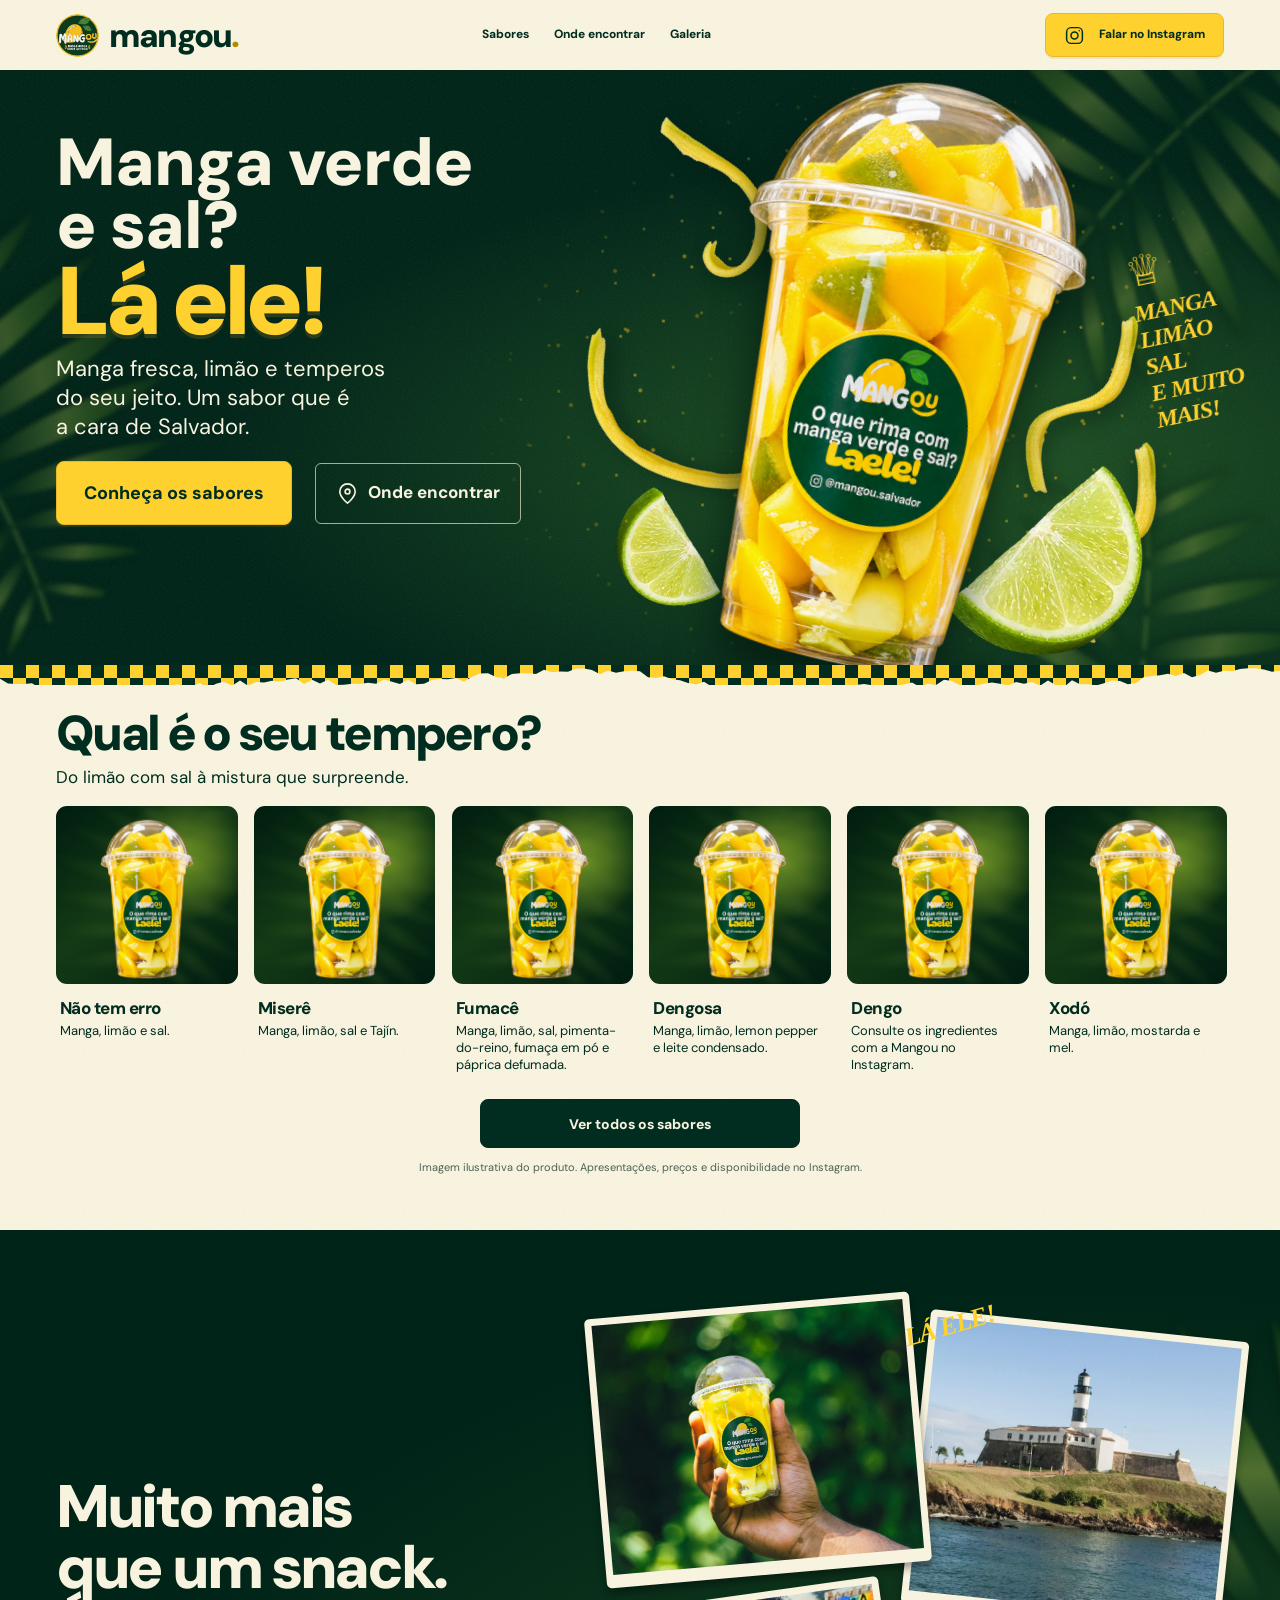
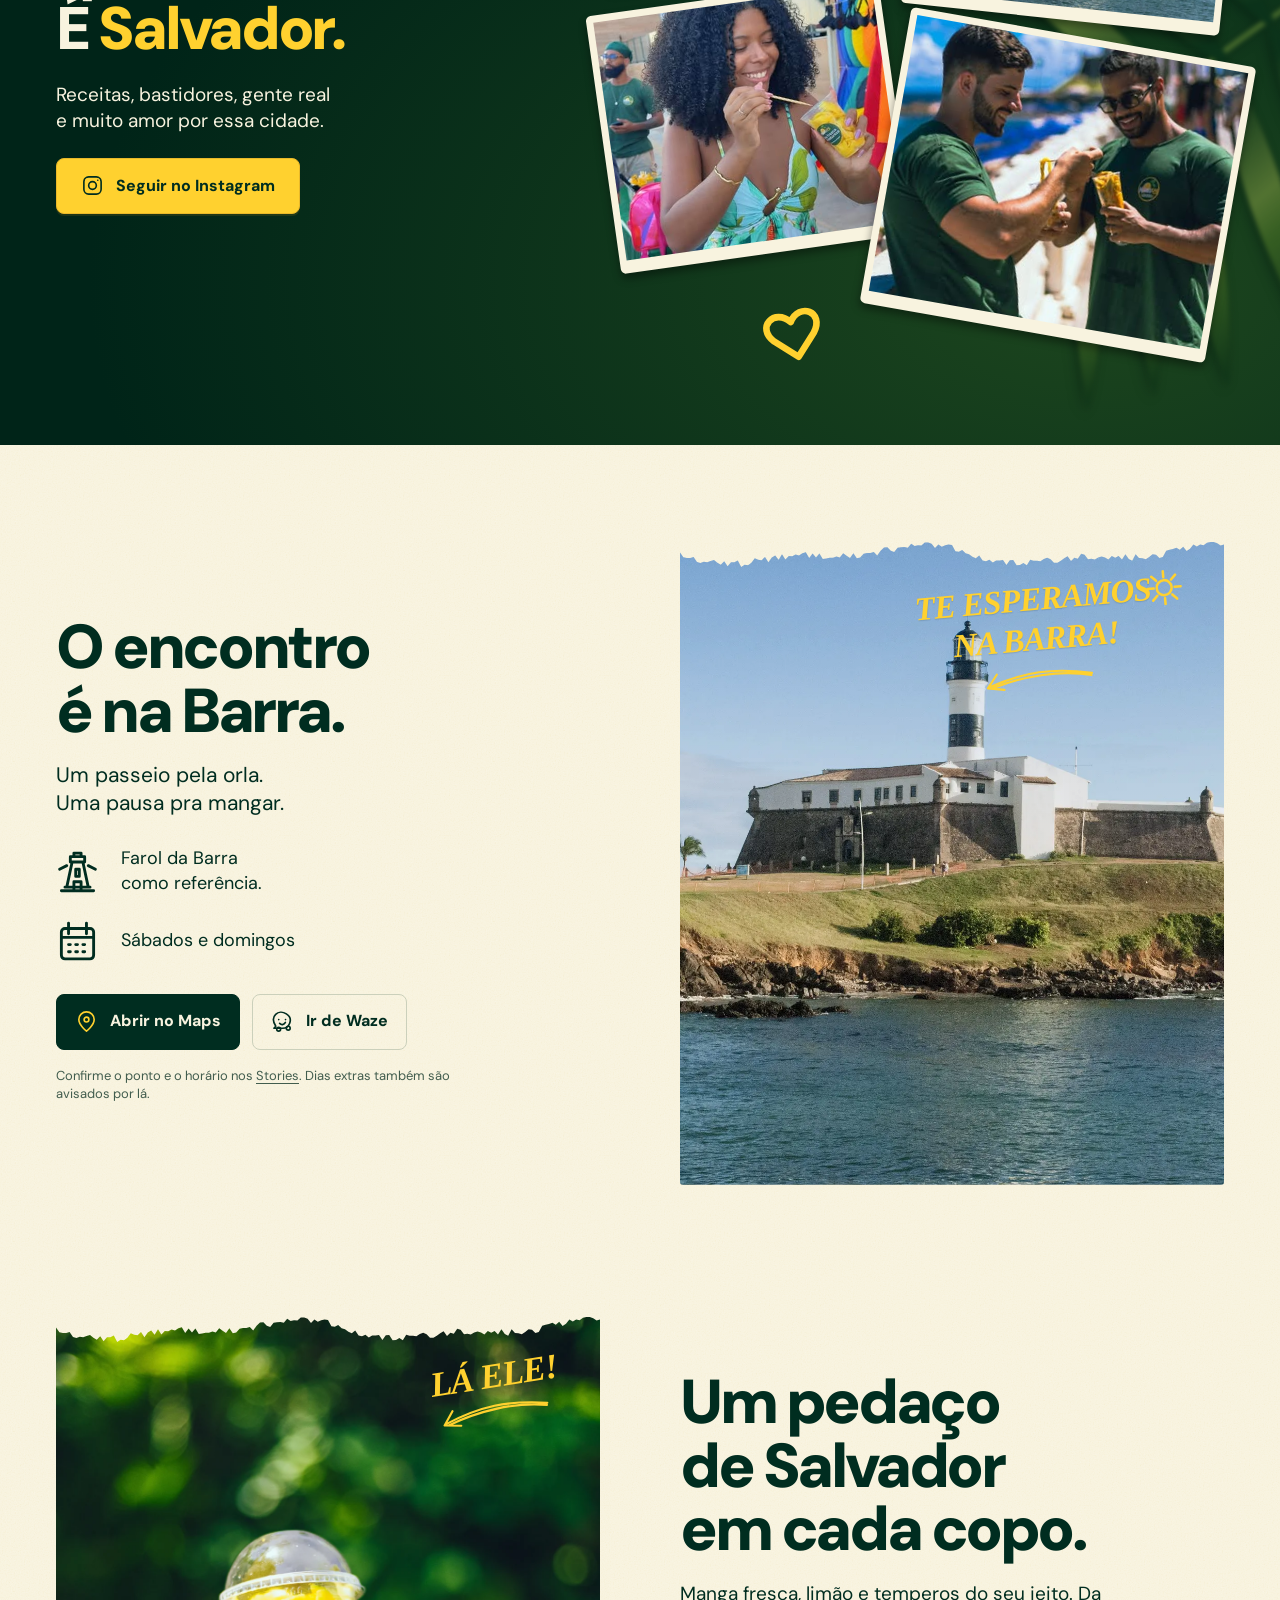
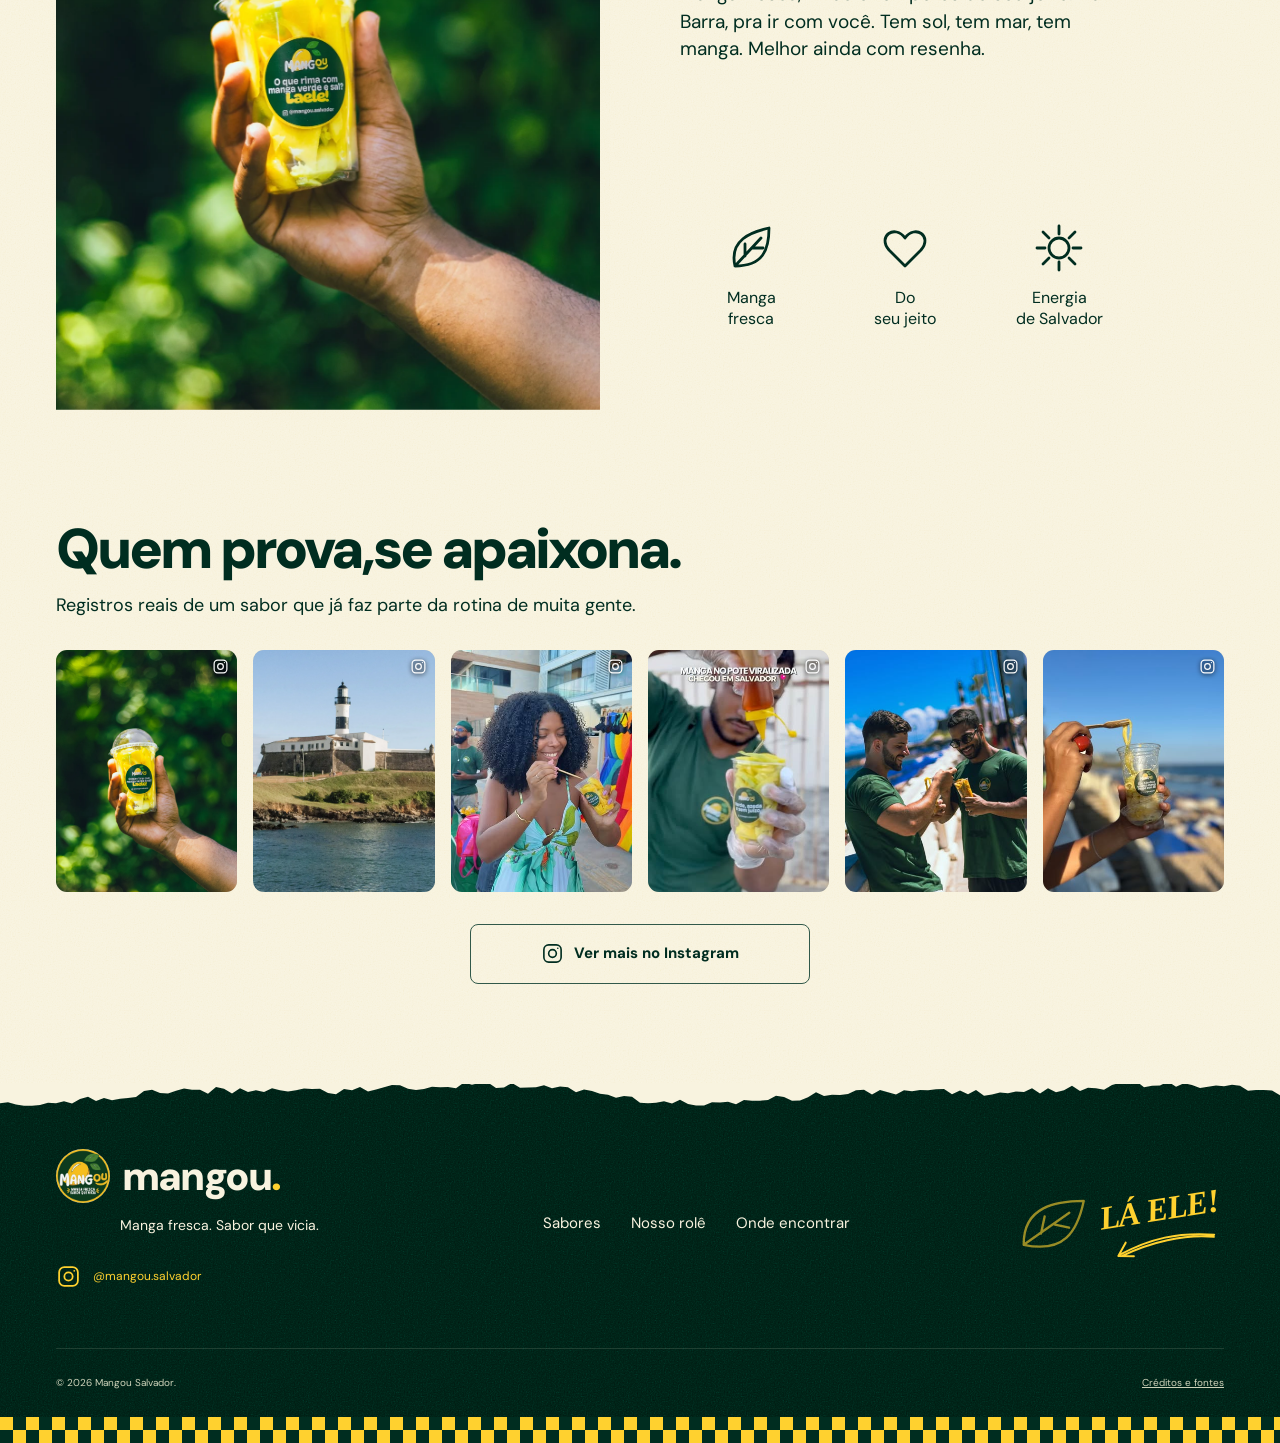
<file: index.html>
<!doctype html>
<html lang="pt-BR">
<head>
  <meta charset="utf-8">
  <meta name="viewport" content="width=device-width, initial-scale=1, viewport-fit=cover">
  <meta name="theme-color" content="#123c29">
  <meta name="description" content="Manga fresca, limão e tempero do seu jeito. Conheça os seis sabores da Mangou e encontre a gente na Barra, em Salvador.">
  <meta property="og:title" content="Manga verde e sal? Lá ele! — Mangou Salvador">
  <meta property="og:description" content="Manga fresca, limão e tempero do seu jeito. Da Barra para o seu rolê.">
  <meta property="og:type" content="website"><meta property="og:locale" content="pt_BR">
  <meta property="og:image" content="https://jobvictorfern-cmd.github.io/mangou-salvador-mockup/assets/manga.webp">
  <link rel="canonical" href="https://jobvictorfern-cmd.github.io/mangou-salvador-mockup/">
  <meta property="og:url" content="https://jobvictorfern-cmd.github.io/mangou-salvador-mockup/">
  <title>Mangou Salvador — Manga fresca, sabor que vicia</title>
  <link rel="icon" href="assets/favicon.png" type="image/png">
  <link rel="preload" href="assets/body-v2.woff2" as="font" type="font/woff2" crossorigin>
  <link rel="preload" href="assets/copo-parallax.png" as="image" fetchpriority="high">
  <link rel="stylesheet" href="styles.css?v=34">
  <script src="script.js?v=30" defer></script>
  <script src="hero-parallax.js?v=31" defer></script>
</head>
<body>
<svg class="svg-library" xmlns="http://www.w3.org/2000/svg" aria-hidden="true" width="0" height="0"><defs><symbol id="icon-pin" viewBox="0 0 24 24"><path d="M20 10c0 6-8 12-8 12S4 16 4 10a8 8 0 1 1 16 0Z"/><circle cx="12" cy="10" r="2.5"/></symbol><symbol id="icon-instagram" viewBox="0 0 24 24"><rect x="3" y="3" width="18" height="18" rx="5"/><circle cx="12" cy="12" r="4"/><path d="M17.5 6.5h.01"/></symbol><symbol id="icon-leaf" viewBox="0 0 24 24"><path d="M4 21C1 8 12 4 21 2c0 11-3 19-17 19Zm0 0L17 7M9 16V10m4 2h5"/></symbol><symbol id="icon-heart" viewBox="0 0 24 24"><path d="m12 21-8-8C-2 6 7 0 12 7 17 0 26 6 20 13Z"/></symbol><symbol id="icon-sun" viewBox="0 0 24 24"><circle cx="12" cy="12" r="5"/><path d="M12 1v4m0 14v4M1 12h4m14 0h4M4 4l3 3m10 10 3 3M4 20l3-3m10-10 3-3"/></symbol><symbol id="icon-calendar" viewBox="0 0 24 24"><rect x="3" y="5" width="18" height="17" rx="2"/><path d="M3 10h18M7 2v6M17 2v6M7 14h1m3 0h1m3 0h1M7 18h1m3 0h1m3 0h1"/></symbol><symbol id="icon-lighthouse" viewBox="0 0 24 24"><path d="M3 23h18M6 21l3-14h6l3 14M5 21h14M8 7h8V4H8ZM10 4V2h4v2M6 9l-4 2m16-2 4 2M11 11h2v4h-2Zm-1 7h4v5h-4Z"/></symbol><symbol id="icon-waze" viewBox="0 0 24 24"><path d="M5 17C-2 6 8-1 16 4c8 5 3 16-5 15H3l2-2Z"/><circle cx="8" cy="20" r="2"/><circle cx="18" cy="19" r="2"/><path d="M8 10h.1m7 0h.1M9 14q3 3 6-1"/></symbol></defs></svg>
<a class="skip-link" href="#principal">Pular para o conteúdo</a>
<header class="site-header">
<div class="container header-inner"><a class="brand" href="#inicio" aria-label="Mangou, início"><img src="assets/logo.webp" alt="" width="48" height="48" fetchpriority="high" decoding="async"><span>mangou<span class="brand-dot">.</span></span></a><button class="menu-toggle" type="button" aria-expanded="false" aria-controls="menu" aria-label="Abrir menu" hidden><span></span><span></span><span></span></button>
<nav class="site-nav" id="menu" aria-label="Navegação principal"><a href="#sabores">Sabores</a><a href="#onde">Onde encontrar</a><a href="#galeria">Galeria</a><a class="button button-yellow button-small" href="https://www.instagram.com/mangou.salvador/" target="_blank" rel="noopener noreferrer"><svg class="icon " aria-hidden="true"><use href="#icon-instagram"/></svg>Falar no Instagram</a></nav>
</div>
</header>
<main id="principal">
<section class="hero" id="inicio" aria-labelledby="hero-title">
<div class="foliage foliage-top" aria-hidden="true"></div>
<div class="foliage foliage-left" aria-hidden="true"></div>
<div class="foliage foliage-bottom" aria-hidden="true"></div>
<div class="container hero-layout">
<div class="hero-copy">
<h1 id="hero-title"><span class="hero-question">Manga verde<br>e sal?</span><span class="hero-answer">Lá ele!</span></h1>
<p class="hero-description">Manga fresca, limão e temperos<br class="desktop-break"> do seu jeito. Um sabor que é<br class="desktop-break"> a cara de Salvador.</p>
<div class="hero-actions"><a class="button button-yellow" href="#sabores">Conheça os sabores</a><a class="button button-glass" href="#onde"><svg class="icon " aria-hidden="true"><use href="#icon-pin"/></svg>Onde encontrar</a></div>
</div>
<figure class="hero-product">
<div class="hero-product-motion" id="hero-cup"><img src="assets/copo-parallax.png" alt="Copo Mangou com manga fresca e rótulo original" width="1122" height="1402" fetchpriority="high" decoding="async"></div>
</figure>
<div class="mango-strips" aria-hidden="true"><i class="mango-strip strip-one"></i><i class="mango-strip strip-two"></i><i class="mango-strip strip-three"></i><i class="mango-strip strip-four"></i><i class="lime lime-one"></i><i class="lime lime-two"></i>
<div class="spice"></div>
</div>
<div class="hero-scribble" aria-hidden="true"><span class="crown">♕</span>Manga<br>limão<br>sal<br>e muito<br>mais!</div>
</div>
<div class="checker" aria-hidden="true"></div>
</section>
<section class="flavors paper torn-top" id="sabores" aria-labelledby="flavors-title">
<div class="container section-inner">
<div class="section-intro reveal">
<h2 id="flavors-title">Qual é o seu tempero?</h2>
<p>Do limão com sal à mistura que surpreende.<span class="mobile-copy"> Cada sabor tem um jeito único de fazer a manga brilhar.</span></p>
</div>
<div class="flavor-grid">
<article class="flavor reveal">
<div class="flavor-photo"><img src="assets/copo-parallax.png" alt="Imagem ilustrativa do copo Mangou; foto específica de Não tem erro ainda não disponível" width="1122" height="1402" loading="lazy" decoding="async"></div>
<h3>Não tem erro</h3>
<p>Manga, limão e sal.</p>
</article>
<article class="flavor reveal">
<div class="flavor-photo"><img src="assets/copo-parallax.png" alt="Imagem ilustrativa do copo Mangou; foto específica de Miserê ainda não disponível" width="1122" height="1402" loading="lazy" decoding="async"></div>
<h3>Miserê</h3>
<p>Manga, limão, sal e Tajín.</p>
</article>
<article class="flavor reveal">
<div class="flavor-photo"><img src="assets/copo-parallax.png" alt="Imagem ilustrativa do copo Mangou; foto específica de Fumacê ainda não disponível" width="1122" height="1402" loading="lazy" decoding="async"></div>
<h3>Fumacê</h3>
<p>Manga, limão, sal, pimenta-do-reino, fumaça em pó e páprica defumada.</p>
</article>
<article class="flavor reveal">
<div class="flavor-photo"><img src="assets/copo-parallax.png" alt="Imagem ilustrativa do copo Mangou; foto específica de Dengosa ainda não disponível" width="1122" height="1402" loading="lazy" decoding="async"></div>
<h3>Dengosa</h3>
<p>Manga, limão, lemon pepper e leite condensado.</p>
</article>
<article class="flavor reveal">
<div class="flavor-photo"><img src="assets/copo-parallax.png" alt="Imagem ilustrativa do copo Mangou; foto específica de Dengo ainda não disponível" width="1122" height="1402" loading="lazy" decoding="async"></div>
<h3>Dengo</h3>
<p>Consulte os ingredientes com a Mangou no Instagram.</p>
</article>
<article class="flavor reveal">
<div class="flavor-photo"><img src="assets/copo-parallax.png" alt="Imagem ilustrativa do copo Mangou; foto específica de Xodó ainda não disponível" width="1122" height="1402" loading="lazy" decoding="async"></div>
<h3>Xodó</h3>
<p>Manga, limão, mostarda e mel.</p>
</article>
</div>
<div class="flavors-bottom"><a class="button" href="https://www.instagram.com/mangou.salvador/" target="_blank" rel="noopener noreferrer">Ver todos os sabores</a>
<p class="asset-note">Imagem ilustrativa do produto. Apresentações, preços e disponibilidade no Instagram.</p>
</div>
</div>
</section>
<section class="community" id="experiencia" aria-labelledby="community-title">
<div class="foliage community-frond" aria-hidden="true"></div>
<div class="container community-layout section-inner">
<div class="community-copy reveal">
<h2 id="community-title">Muito mais<br>que um snack.<br>É <span>Salvador.</span></h2>
<p>Receitas, bastidores, gente real<br>e muito amor por essa cidade.</p>
<a class="button button-yellow" href="https://www.instagram.com/mangou.salvador/" target="_blank" rel="noopener noreferrer"><svg class="icon " aria-hidden="true"><use href="#icon-instagram"/></svg>Seguir no Instagram</a></div>
<div class="community-collage reveal" aria-label="Registros reais da Mangou e da Barra"><a class="polaroid polaroid-1" href="https://www.instagram.com/mangou.salvador/" target="_blank" rel="noopener noreferrer" aria-label="Copo Mangou na mão, cercado pelo verde"><img src="assets/manga.webp" alt="Copo Mangou na mão, cercado pelo verde" width="1200" height="1600" loading="lazy" decoding="async"></a><a class="polaroid polaroid-2" href="https://www.instagram.com/mangou.salvador/" target="_blank" rel="noopener noreferrer" aria-label="Farol da Barra visto do mar"><img src="assets/farol-barra.webp" alt="Farol da Barra visto do mar" width="1920" height="1260" loading="lazy" decoding="async"></a><a class="polaroid polaroid-3" href="https://www.instagram.com/esthervasconcelos2001/reel/DdM_B7ihvQf/" target="_blank" rel="noopener noreferrer" aria-label="Esther experimentando Mangou em uma publicação colaborativa"><img src="assets/role-resenha.jpg" alt="Esther experimentando Mangou em uma publicação colaborativa" width="360" height="640" loading="lazy" decoding="async"></a><a class="polaroid polaroid-4" href="https://www.instagram.com/mangou.salvador/reel/Dcg7NSwpMDw/" target="_blank" rel="noopener noreferrer" aria-label="Mangou e resenha na orla da Barra"><img src="assets/role-barra.jpg" alt="Mangou e resenha na orla da Barra" width="360" height="640" loading="lazy" decoding="async"></a><span class="collage-annotation handwritten" aria-hidden="true">Lá ele!</span><svg class="icon collage-heart" aria-hidden="true"><use href="#icon-heart"/></svg></div>
</div>
</section>
<section class="location paper" id="onde" aria-labelledby="location-title">
<div class="container location-layout">
<div class="location-copy section-inner reveal">
<h2 id="location-title">O encontro<br>é na Barra.</h2>
<p class="location-description">Um passeio pela orla.<br>Uma pausa pra mangar.</p>
<div class="location-info">
<p><svg class="icon " aria-hidden="true"><use href="#icon-lighthouse"/></svg><span>Farol da Barra<br>como referência.</span></p>
<p><svg class="icon " aria-hidden="true"><use href="#icon-calendar"/></svg><span>Sábados e domingos</span></p>
</div>
<div class="location-actions"><a class="button" href="https://www.google.com/maps/dir/?api=1&amp;destination=Museu%20N%C3%A1utico%20da%20Bahia%2C%20Farol%20da%20Barra%2C%20Salvador%2C%20Bahia&amp;travelmode=driving" target="_blank" rel="noopener noreferrer"><svg class="icon " aria-hidden="true"><use href="#icon-pin"/></svg>Abrir no Maps</a><a class="button button-outline" href="https://waze.com/ul?q=Museu%20N%C3%A1utico%20da%20Bahia%2C%20Farol%20da%20Barra%2C%20Salvador%2C%20Bahia&amp;navigate=yes" target="_blank" rel="noopener noreferrer"><svg class="icon " aria-hidden="true"><use href="#icon-waze"/></svg>Ir de Waze</a></div>
<p class="location-note">Confirme o ponto e o horário nos <a class="" href="https://www.instagram.com/mangou.salvador/" target="_blank" rel="noopener noreferrer">Stories</a>. Dias extras também são avisados por lá.</p>
</div>
<figure class="location-photo torn-photo"><img src="assets/farol-barra.webp" alt="Farol da Barra, referência para encontrar a Mangou em Salvador" width="1920" height="1260" loading="lazy" decoding="async"><figcaption class="handwritten">Te esperamos<br>na Barra!<svg class="icon " aria-hidden="true"><use href="#icon-sun"/></svg><svg class="doodle-arrow" viewBox="0 0 160 42" aria-hidden="true"><path d="M154 19C100 7 60 9 8 27m13-17L7 28l23 4M12 29c45-14 98-18 141-7"/></svg></figcaption></figure>
</div>
</section>
<section class="story paper" id="historia" aria-labelledby="story-title">
<div class="container story-layout">
<div class="story-copy section-inner reveal">
<h2 id="story-title">Um pedaço<br>de Salvador<br>em cada copo.</h2>
<p>Manga fresca, limão e temperos do seu jeito. Da Barra, pra ir com você. Tem sol, tem mar, tem manga. Melhor ainda com resenha.</p>
</div>
<figure class="story-photo torn-photo"><img src="assets/manga.webp" alt="Mão segurando o copo Mangou, com o rótulo original e manga fresca" width="1200" height="1600" loading="lazy" decoding="async"><figcaption class="handwritten" aria-hidden="true">Lá ele!<svg class="doodle-arrow" viewBox="0 0 160 42" aria-hidden="true"><path d="M154 19C100 7 60 9 8 27m13-17L7 28l23 4M12 29c45-14 98-18 141-7"/></svg></figcaption></figure>
<div class="story-values">
<div><svg class="icon " aria-hidden="true"><use href="#icon-leaf"/></svg><span>Manga<br>fresca</span></div>
<div><svg class="icon " aria-hidden="true"><use href="#icon-heart"/></svg><span>Do<br>seu jeito</span></div>
<div><svg class="icon " aria-hidden="true"><use href="#icon-sun"/></svg><span>Energia<br>de Salvador</span></div>
</div>
</div>
</section>
<section class="instagram paper" id="galeria" aria-labelledby="instagram-title">
<div class="container section-inner">
<div class="section-intro reveal">
<h2 id="instagram-title">Quem prova,<br>se apaixona.</h2>
<p>Registros reais de um sabor que<br class="mobile-copy"> já faz parte da rotina de muita gente.</p>
</div>
<div class="instagram-grid"><a class="instagram-photo reveal" href="https://www.instagram.com/mangou.salvador/" target="_blank" rel="noopener noreferrer" aria-label="Copo Mangou na mão, cercado pelo verde"><img src="assets/manga.webp" alt="Copo Mangou na mão, cercado pelo verde" width="1200" height="1600" loading="lazy" decoding="async"><svg class="icon " aria-hidden="true"><use href="#icon-instagram"/></svg></a><a class="instagram-photo reveal" href="https://www.instagram.com/mangou.salvador/" target="_blank" rel="noopener noreferrer" aria-label="Farol da Barra visto do mar"><img src="assets/farol-barra.webp" alt="Farol da Barra visto do mar" width="1920" height="1260" loading="lazy" decoding="async"><svg class="icon " aria-hidden="true"><use href="#icon-instagram"/></svg></a><a class="instagram-photo reveal" href="https://www.instagram.com/esthervasconcelos2001/reel/DdM_B7ihvQf/" target="_blank" rel="noopener noreferrer" aria-label="Esther experimentando Mangou em uma publicação colaborativa"><img src="assets/role-resenha.jpg" alt="Esther experimentando Mangou em uma publicação colaborativa" width="360" height="640" loading="lazy" decoding="async"><svg class="icon " aria-hidden="true"><use href="#icon-instagram"/></svg></a><a class="instagram-photo reveal" href="https://www.instagram.com/conhecendosalvador_/reel/Dct_3Nshrob/" target="_blank" rel="noopener noreferrer" aria-label="Preparo real do copo pela equipe Mangou"><img src="assets/role-preparo.jpg" alt="Preparo real do copo pela equipe Mangou" width="360" height="640" loading="lazy" decoding="async"><svg class="icon " aria-hidden="true"><use href="#icon-instagram"/></svg></a><a class="instagram-photo reveal" href="https://www.instagram.com/mangou.salvador/reel/Dcg7NSwpMDw/" target="_blank" rel="noopener noreferrer" aria-label="Mangou e resenha na orla da Barra"><img src="assets/role-barra.jpg" alt="Mangou e resenha na orla da Barra" width="360" height="640" loading="lazy" decoding="async"><svg class="icon " aria-hidden="true"><use href="#icon-instagram"/></svg></a><a class="instagram-photo reveal" href="https://www.instagram.com/conhecendosalvador_/reel/Dct_3Nshrob/" target="_blank" rel="noopener noreferrer" aria-label="Tiras de manga no garfo e o copo, com o mar ao fundo"><img src="assets/role-manga.jpg" alt="Tiras de manga no garfo e o copo, com o mar ao fundo" width="360" height="640" loading="lazy" decoding="async"><svg class="icon " aria-hidden="true"><use href="#icon-instagram"/></svg></a></div>
<a class="button button-outline instagram-button" href="https://www.instagram.com/mangou.salvador/" target="_blank" rel="noopener noreferrer"><svg class="icon " aria-hidden="true"><use href="#icon-instagram"/></svg>Ver mais no Instagram</a></div>
</section>
</main>
<footer class="site-footer torn-top">
<div class="container footer-inner">
<div class="footer-brand"><a class="brand" href="#inicio" aria-label="Mangou, início"><img src="assets/logo.webp" alt="" width="48" height="48" fetchpriority="high" decoding="async"><span>mangou<span class="brand-dot">.</span></span></a>
<p>Manga fresca. Sabor que vicia.</p>
<a class="footer-social" href="https://www.instagram.com/mangou.salvador/" target="_blank" rel="noopener noreferrer" aria-label="Instagram da Mangou"><svg class="icon " aria-hidden="true"><use href="#icon-instagram"/></svg><span>@mangou.salvador</span></a></div>
<nav class="footer-nav" aria-label="Navegação do rodapé"><a href="#sabores">Sabores</a><a href="#experiencia">Nosso rolê</a><a href="#onde">Onde encontrar</a></nav>
<div class="footer-doodle" aria-hidden="true"><svg class="icon " aria-hidden="true"><use href="#icon-leaf"/></svg><span class="handwritten">Lá ele!<svg class="doodle-arrow" viewBox="0 0 160 42" aria-hidden="true"><path d="M154 19C100 7 60 9 8 27m13-17L7 28l23 4M12 29c45-14 98-18 141-7"/></svg></span></div>
<div class="footer-bottom"><span>© <span id="year">2026</span> Mangou Salvador.</span>
<details class="credits"><summary>Créditos e fontes</summary>
<p>Marca, produto e capas: <a class="" href="https://www.instagram.com/mangou.salvador/" target="_blank" rel="noopener noreferrer">Mangou e publicações colaborativas</a>. Cada foto de publicação leva ao Reel original. Farol: <a class="" href="https://commons.wikimedia.org/wiki/File:Farol_da_Barra_-_Salvador_-_Bahia_-_Brasil.jpg" target="_blank" rel="noopener noreferrer">Emerson Monteiro / Wikimedia Commons</a>, <a class="" href="https://creativecommons.org/licenses/by-sa/4.0/" target="_blank" rel="noopener noreferrer">CC BY-SA 4.0</a>. Fonte local: DM Sans. Fotografias ilustrativas do produto nos sabores; fotos individuais ainda não disponíveis.</p>
</details>
</div>
</div>
<div class="checker" aria-hidden="true"></div>
</footer>
</body></html>
</file>
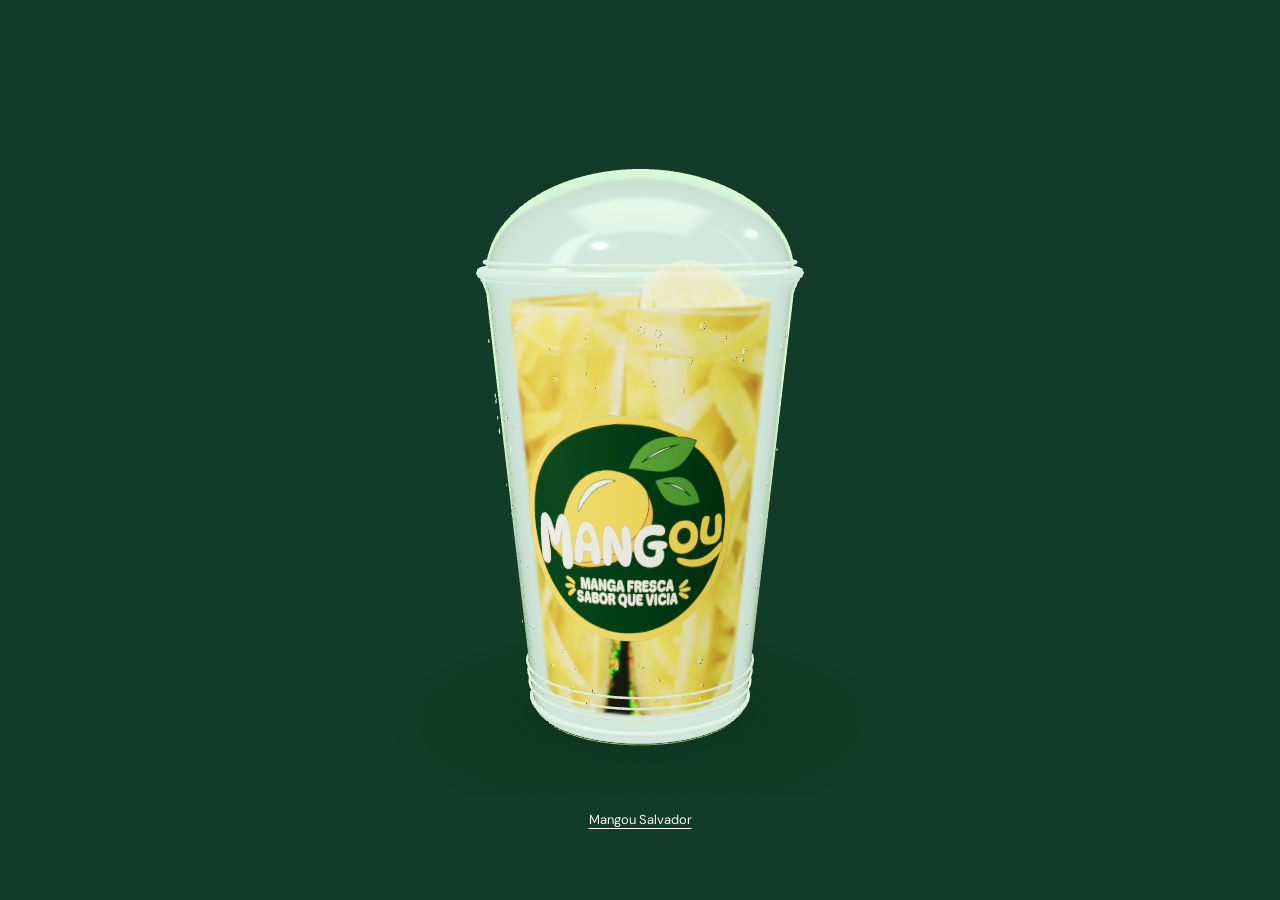
<file: animacao-3d.html>
<!doctype html><html lang="pt-BR"><head><meta charset="utf-8"><meta name="viewport" content="width=device-width,initial-scale=1,viewport-fit=cover"><meta name="theme-color" content="#123c29"><title>Mangou · Montagem 3D</title><link rel="icon" href="assets/favicon.png"><link rel="stylesheet" href="cup-3d.css?v=3"><style>@font-face{font-family:Body;src:url('assets/body-v2.woff2')}*{box-sizing:border-box}body{margin:0;background:#123c29;min-height:100svh;display:grid;place-items:center;padding:20px;font-family:Body,Arial,sans-serif}.preview{width:min(100%,620px)}.cup-stage{width:100%;height:min(82svh,740px);min-height:360px}a{display:block;text-align:center;color:#f9f7ed;font-size:13px;padding:16px;text-underline-offset:4px}</style><script type="module" src="cup-3d.js?v=2"></script></head><body><main class="preview">        <div class="cup-stage" data-mangou-3d data-state="loading" role="group" aria-label="Montagem do copo Mangou em 3D">
          <div class="cup-fallback" role="img" aria-label="Copo Mangou com manga fresca"></div>
          <canvas class="cup-canvas" role="img" aria-label="Copo transparente em 3D recebe tiras de manga, limão e tempero; a tampa se encaixa ao final"></canvas>
          <span class="cup-stage-status" data-cup-status aria-live="polite">Preparando seu Mangou…</span>
          <button class="cup-a11y-pause" type="button" data-cup-toggle aria-pressed="false">Pausar montagem do copo</button>
          <noscript><span class="cup-noscript">Manga fresca. Do seu jeito.</span></noscript>
        </div>
<a href="index.html">Mangou Salvador</a></main></body></html>
</file>
<file: styles.css>
@font-face{font-family:Body;src:url('assets/body-v2.woff2') format('woff2');font-weight:100 900;font-display:swap}
:root{--green:#002d20;--deep:#002418;--yellow:#ffd12f;--paper:#f8f3df;--gutter:26px;--tear:polygon(0.000% 17.65px,0.625% 22.41px,1.250% 23.10px,1.875% 23.04px,2.500% 22.20px,3.125% 27.17px,3.750% 28.14px,4.375% 26.85px,5.000% 27.49px,5.625% 26.20px,6.250% 25.06px,6.875% 28.01px,7.500% 29.78px,8.125% 26.32px,8.750% 31.44px,9.375% 27.45px,10.000% 27.29px,10.625% 25.70px,11.250% 32.05px,11.875% 29.82px,12.500% 30.30px,13.125% 27.96px,13.750% 23.32px,14.375% 24.79px,15.000% 25.37px,15.625% 22.09px,16.250% 27.35px,16.875% 22.69px,17.500% 20.65px,18.125% 24.79px,18.750% 19.49px,19.375% 24.71px,20.000% 21.04px,20.625% 21.45px,21.250% 19.76px,21.875% 20.59px,22.500% 18.40px,23.125% 17.30px,23.750% 23.09px,24.375% 18.71px,25.000% 22.59px,25.625% 18.67px,26.250% 24.09px,26.875% 23.66px,27.500% 22.78px,28.125% 22.90px,28.750% 21.67px,29.375% 22.72px,30.000% 18.42px,30.625% 20.81px,31.250% 23.11px,31.875% 18.51px,32.500% 23.28px,33.125% 22.68px,33.750% 18.91px,34.375% 18.12px,35.000% 18.18px,35.625% 17.12px,36.250% 20.75px,36.875% 15.81px,37.500% 12.58px,38.125% 12.33px,38.750% 15.97px,39.375% 17.18px,40.000% 13.01px,40.625% 12.32px,41.250% 12.13px,41.875% 12.96px,42.500% 8.81px,43.125% 11.13px,43.750% 10.47px,44.375% 10.74px,45.000% 7.56px,45.625% 7.52px,46.250% 8.92px,46.875% 13.23px,47.500% 9.55px,48.125% 11.80px,48.750% 10.36px,49.375% 9.64px,50.000% 10.16px,50.625% 16.27px,51.250% 16.95px,51.875% 15.13px,52.500% 18.32px,53.125% 19.33px,53.750% 21.97px,54.375% 23.45px,55.000% 20.64px,55.625% 25.73px,56.250% 26.51px,56.875% 24.82px,57.500% 27.70px,58.125% 25.71px,58.750% 25.57px,59.375% 25.24px,60.000% 30.11px,60.625% 25.47px,61.250% 25.08px,61.875% 30.39px,62.500% 30.22px,63.125% 28.14px,63.750% 30.48px,64.375% 24.77px,65.000% 25.93px,65.625% 25.80px,66.250% 26.31px,66.875% 24.12px,67.500% 22.95px,68.125% 24.35px,68.750% 27.79px,69.375% 27.90px,70.000% 25.78px,70.625% 23.48px,71.250% 21.50px,71.875% 26.10px,72.500% 22.77px,73.125% 23.94px,73.750% 18.85px,74.375% 20.00px,75.000% 24.30px,75.625% 23.97px,76.250% 24.58px,76.875% 22.68px,77.500% 21.54px,78.125% 22.74px,78.750% 24.75px,79.375% 21.09px,80.000% 22.81px,80.625% 21.12px,81.250% 24.65px,81.875% 19.40px,82.500% 24.13px,83.125% 25.97px,83.750% 19.35px,84.375% 23.17px,85.000% 23.28px,85.625% 24.42px,86.250% 22.15px,86.875% 19.39px,87.500% 19.89px,88.125% 23.16px,88.750% 22.12px,89.375% 15.99px,90.000% 14.95px,90.625% 14.15px,91.250% 12.84px,91.875% 14.96px,92.500% 11.99px,93.125% 16.26px,93.750% 13.99px,94.375% 9.55px,95.000% 11.76px,95.625% 9.65px,96.250% 10.31px,96.875% 7.96px,97.500% 7.26px,98.125% 7.16px,98.750% 8.41px,99.375% 10.75px,100.000% 9.76px,100% 100%,0 100%)}
*{box-sizing:border-box}
html{scroll-behavior:smooth;scroll-padding-top:82px}
body{margin:0;color:var(--green);background:var(--paper);font:16px/1.45 Body,Arial,sans-serif;-webkit-font-smoothing:antialiased}
a{color:inherit;text-decoration:none}
button,a{touch-action:manipulation;-webkit-tap-highlight-color:transparent}
button{font:inherit;color:inherit;cursor:pointer}
a:focus-visible,button:focus-visible,summary:focus-visible{outline:3px solid #a26b00;outline-offset:5px}
[hidden]{display:none!important}
img{display:block;max-width:100%}
figure,p,h1,h2,h3{margin:0}
.svg-library{position:absolute;overflow:hidden;pointer-events:none}
.container{width:min(1188px,calc(100% - var(--gutter)*2));margin-inline:auto}
.icon{display:inline-block;flex-shrink:0;width:24px;height:24px;fill:none;stroke:currentColor;stroke-width:1.7;stroke-linecap:round;stroke-linejoin:round;vertical-align:middle}
::selection{background:var(--yellow);color:var(--green)}
.skip-link{position:fixed;z-index:100;top:-100px;left:12px;padding:12px;background:var(--yellow)}
.skip-link:focus{top:10px}
.paper,.site-header{background:var(--paper) url('assets/papel-grain.svg') 0 0/160px 160px;background-blend-mode:soft-light}
.section-inner{padding-block:48px 50px}
.section-intro>p:last-child{margin-top:16px;font-size:17px;line-height:1.45}
h2{font:900 clamp(38px,12.3vw,52px)/1.02 Body,Arial,sans-serif;letter-spacing:-.055em}
.button{display:inline-flex;align-items:center;justify-content:center;gap:15px;min-height:56px;padding:15px 20px;border:1.5px solid var(--green);border-radius:8px;background:var(--green);color:var(--paper);font-size:16px;font-weight:750;line-height:1.15;transition:transform .2s,background .2s,box-shadow .2s}
.button .icon{width:23px;height:23px}
.button-yellow{color:var(--green);background:var(--yellow);border-color:#e9b82a;box-shadow:0 2px 0 #bc8e1926}
.button-outline{color:var(--green);background:transparent;border-color:#31594a}
.button-glass{color:var(--paper);background:#002d2033;border-color:#e7e6c7b3}
.handwritten{font-family:'Segoe Print','Comic Sans MS',cursive;font-size:27px;font-weight:800;font-style:italic;line-height:1.2;letter-spacing:-1px;text-transform:uppercase}
.doodle-arrow{display:block;width:145px;height:40px;fill:none;stroke:currentColor;stroke-width:3;stroke-linecap:round;stroke-linejoin:round}
.torn-top{position:relative}
.torn-top:before{position:absolute;content:'';height:26px;inset:-24px 0 auto;background:var(--paper);clip-path:var(--tear);pointer-events:none}
/* Cream header and accessible mobile disclosure. */
.site-header{position:sticky;z-index:40;top:0;box-shadow:0 1px 0 #002d2012}
.header-inner{display:flex;align-items:center;justify-content:space-between;min-height:68px;gap:15px}
.brand{display:inline-flex;align-items:center;gap:10px;min-height:48px}
.brand img{width:40px;height:40px;border-radius:50%}
.brand>span{font:900 31px/1 Body,Arial,sans-serif;letter-spacing:-1.8px}
.brand-dot{color:#b58a00}
.menu-toggle{display:flex;flex-direction:column;justify-content:center;gap:5px;align-items:center;width:44px;height:44px;margin-right:-9px;padding:9px;border:0;background:transparent}
.menu-toggle span{width:25px;height:2.5px;background:var(--green);transition:transform .2s,opacity .2s}
.menu-toggle[aria-expanded=true] span:first-child{transform:translateY(7.5px) rotate(45deg)}
.menu-toggle[aria-expanded=true] span:nth-child(2){opacity:0}
.menu-toggle[aria-expanded=true] span:last-child{transform:translateY(-7.5px) rotate(-45deg)}
.site-nav{display:flex;flex-direction:column;gap:5px;padding-block:16px}
.site-nav>a{display:flex;align-items:center;min-height:44px;font-size:15px;font-weight:750}
.js .site-nav{display:none;position:absolute;top:100%;left:0;right:0;padding:20px var(--gutter);background:var(--paper);box-shadow:0 14px 18px #00241825}
.js .site-nav.is-open{display:flex}
html:not(.js) .header-inner{flex-wrap:wrap}
html:not(.js) .site-nav{width:100%}
/* Independent original cup, fruit sprites, and code-native foliage. */
.hero{position:relative;isolation:isolate;overflow:clip;color:var(--paper);background:radial-gradient(ellipse at 75% 64%,#225424 0,transparent 55%),var(--deep)}
.hero:before{position:absolute;content:'';inset:0;background:url('assets/papel-grain.svg') 0 0/160px;opacity:.13;pointer-events:none}
.hero-layout{position:relative;height:1210px;padding-top:48px}
.hero-copy{position:relative;z-index:5;max-width:340px}
.hero h1{font:900 1em/.94 Body,Arial,sans-serif;letter-spacing:-.055em}
.hero-question{display:block;font-size:clamp(41px,13.3vw,58px)}
.hero-answer{display:block;margin-top:5px;color:var(--yellow);font-size:clamp(70px,21.5vw,92px);letter-spacing:-.065em;text-shadow:0 4px 0 #c38d1c35}
.hero-description{max-width:310px;margin-top:8px;font-size:18px;line-height:1.3}
.hero-actions{display:flex;flex-direction:column;align-items:flex-start;gap:8px;margin-top:23px}
.hero-actions .button-yellow{padding-inline:19px;gap:20px;font-size:17px;min-height:61px}
.hero-actions .button-glass{min-height:46px;padding:8px 0;border:0;border-bottom:1px solid #ffffffb0;border-radius:0;gap:9px;font-size:16px;background:transparent}
.hero-product{position:absolute;z-index:3;top:442px;right:-43px;width:400px;height:680px;margin:0;pointer-events:none;perspective:1100px}
.hero-product-motion{width:100%;height:100%;transform:translate3d(var(--parallax-x,0px),calc(var(--parallax-y,0px) + var(--scroll-cup,0px)),0) rotateX(var(--parallax-rx,0deg)) rotateY(var(--parallax-ry,0deg));transform-origin:50% 50%}
.hero-product img{width:100%;height:100%;max-width:none;object-fit:contain;transform:rotate(13deg) scale(1.15);filter:drop-shadow(0 25px 22px #00160dc0)}
.mango-strips{position:absolute;z-index:2;inset:0;pointer-events:none;transform:translate3d(calc(var(--parallax-x,0px) * -.6),calc(var(--parallax-y,0px) * -.6 + var(--scroll-strips,0px)),0)}
.mango-strip{position:absolute;width:130px;height:255px;background:url('assets/fios-manga.png') 0 0/300% 100% no-repeat;filter:drop-shadow(5px 8px 10px #00150e70)}
.strip-one{top:254px;right:-70px;transform:rotate(-20deg);background-position:100% 0}
.strip-two{top:710px;left:-91px;transform:rotate(-38deg);background-position:0 0}
.strip-three{bottom:-5px;left:-12px;width:150px;height:330px;transform:rotate(-25deg);background-position:50% 0}
.strip-four{top:525px;right:-85px;width:110px;height:200px;transform:rotate(65deg);background-position:50% 0}
.lime{position:absolute;width:180px;height:153px;background:url('assets/cup-assembly-atlas.webp') 84.4% 89.8%/380% 448% no-repeat}
.lime-one{bottom:28px;right:-35px;width:210px;height:179px;transform:rotate(-16deg)}
.lime-two{bottom:80px;left:-50px;width:130px;height:110px;transform:rotate(100deg)}
.spice{position:absolute;inset:470px -15px 0;background-image:radial-gradient(circle,#f7c529 1px,transparent 2px),radial-gradient(circle,#efb317 1.5px,transparent 2.5px),radial-gradient(circle,#f5ca3b 1px,transparent 2px);background-size:39px 47px,71px 61px,113px 87px;transform:rotate(-12deg);mask-image:radial-gradient(ellipse,transparent 25%,#0009 40%,transparent 70%);opacity:.8}
.foliage{position:absolute;z-index:1;width:400px;height:430px;background:url('assets/palm-frond.svg') center/contain no-repeat;pointer-events:none;filter:blur(2px) drop-shadow(0 6px 6px #00160d80);opacity:.55}
.foliage-top{top:-135px;right:-180px;transform:rotate(38deg)}
.foliage-left{top:580px;left:-310px;transform:rotate(130deg)}
.foliage-bottom{bottom:-180px;right:-230px;transform:rotate(175deg)}
.hero-scribble{display:none}
.checker{height:22px;background-color:var(--yellow);background-image:repeating-conic-gradient(var(--green) 0 25%,transparent 0 50%);background-size:22px 22px}
.hero>.checker{position:relative;z-index:5}
/* The same original product remains honest; individual flavor photos are missing. */
.flavors{z-index:7}
.flavors .section-inner{padding-top:22px}
.flavor-grid{display:grid;grid-template-columns:repeat(2,minmax(0,1fr));gap:23px 16px;margin:26px -10px 0}
.flavor{min-width:0}
.flavor-photo{aspect-ratio:1.02;height:auto;overflow:hidden;border-radius:12px;background:radial-gradient(ellipse at 70% 30%,#799d25,transparent 36%),linear-gradient(140deg,#001c10,#143a15 45%,#001c12);position:relative}
.flavor-photo:before{content:'';position:absolute;inset:0;background:url('assets/palm-frond.svg') 50% -30px/240px;opacity:.18;filter:blur(3px)}
.flavor-photo img{position:relative;width:100%;height:100%;object-fit:contain;padding:8px 2px 0}
.flavor h3{font-size:18px;font-weight:800;line-height:1.2;margin:13px 4px 4px;letter-spacing:-.03em}
.flavor>p{font-size:15px;line-height:1.27;margin-inline:4px}
.flavors-bottom{margin-top:34px;text-align:center}
.flavors-bottom .button{width:100%;font-size:15px}
.asset-note{max-width:420px;margin:12px auto 0;font-size:11px;line-height:1.4;color:#4c6256}
.community{position:relative;overflow:clip;color:var(--paper);background:radial-gradient(ellipse at 85% 80%,#1d461e,transparent 65%),var(--deep)}
.community-layout{padding-top:44px;padding-bottom:48px}
.community-copy{position:relative;z-index:2}
.community h2{font-size:clamp(38px,12.3vw,52px)}
.community h2 span{color:var(--yellow)}
.community-copy>p{margin-top:22px;font-size:18px;line-height:1.4}
.community-copy .button{margin-top:23px;font-size:16px;gap:12px;padding-inline:15px}
.community-frond{width:450px;height:580px;right:-205px;top:200px;transform:rotate(40deg);opacity:.8}
.community-collage{position:relative;height:720px;margin-top:72px;z-index:2}
.polaroid{position:absolute;display:block;padding:7px 7px 13px;border-radius:5px;background:var(--paper);box-shadow:0 5px 9px #0006;transition:transform .25s}
.polaroid img{width:100%;height:100%;object-fit:cover}
.polaroid-1{z-index:2;left:-14px;top:0;width:53%;height:270px;transform:rotate(-5deg)}
.polaroid-1 img{object-position:50% 56%}
.polaroid-2{z-index:1;right:-11px;top:33px;width:52%;height:300px;transform:rotate(6deg)}
.polaroid-2 img{object-position:40% 50%}
.polaroid-3{left:-7px;top:289px;width:48%;height:270px;transform:rotate(-8deg)}
.polaroid-4{z-index:3;right:-9px;top:375px;width:57%;height:310px;transform:rotate(10deg)}
.collage-annotation{position:absolute;z-index:4;right:37%;top:5px;color:var(--yellow);font-size:26px;transform:rotate(-16deg)}
.collage-heart{position:absolute;z-index:4;left:23%;bottom:36px;color:var(--yellow);width:61px;height:61px;transform:rotate(-13deg);stroke-width:2.6}
.location{overflow:clip}
.location-copy.section-inner{padding-top:55px;padding-bottom:24px}
.location-description{margin-top:19px;font-size:20px;line-height:1.35}
.location-info{display:grid;gap:25px;margin-top:31px}
.location-info>p{display:flex;align-items:center;gap:22px;font-size:17px;line-height:1.35}
.location-info .icon{width:43px;height:50px;stroke-width:1.6}
.location-actions{display:flex;flex-wrap:wrap;gap:12px;margin-top:31px}
.location-actions .button{width:100%;min-height:65px;font-size:19px}
.location-actions .button:first-child>.icon:first-child{color:var(--yellow)}
.location-actions .button-outline{width:auto;min-width:75%;border-color:#cbd0bb;min-height:60px}
.location-note{font-size:12px;line-height:1.45;max-width:330px;margin-top:17px;color:#425d4e}
.location-note a{text-decoration:underline;text-underline-offset:3px}
.location-photo{position:relative;height:380px;width:calc(100% + var(--gutter)*2);margin-inline:calc(-1*var(--gutter));overflow:hidden}
.torn-photo{clip-path:var(--tear)}
.location-photo img{width:100%;height:100%;object-fit:cover;object-position:49% 50%}
.location-photo:after{content:'';position:absolute;inset:0;background:linear-gradient(#00458b30,transparent 60%);pointer-events:none}
.location-photo figcaption{position:absolute;z-index:1;top:30px;right:25px;color:var(--yellow);text-align:center;transform:rotate(-5deg);text-shadow:0 1px 1px #132f3026}
.location-photo figcaption>.icon{position:absolute;right:-6px;top:1px;transform:translateX(70%);width:36px;height:36px}
.location-photo .doodle-arrow{width:140px;height:30px;margin:5px auto}
.story-copy.section-inner{padding-top:47px;padding-bottom:22px}
.story-copy>p{margin-top:20px;font-size:17px;line-height:1.45;max-width:420px}
.story-copy>p+p{margin-top:12px}
.story-photo{position:relative;isolation:isolate;width:calc(100% + var(--gutter)*2);height:460px;margin-inline:calc(-1*var(--gutter));overflow:hidden}
.story-photo img{width:100%;height:100%;object-fit:cover;object-position:50% 58%}
.story-photo figcaption{position:absolute;right:29px;top:40px;color:var(--yellow);transform:rotate(-9deg);font-size:32px}
.story-photo .doodle-arrow{width:120px;height:30px}
.story-values{position:relative;display:flex;justify-content:space-between;gap:12px;text-align:center;padding:41px 0 46px}
.story-values:before{content:'';position:absolute;z-index:1;inset:-23px calc(-1*var(--gutter)) auto;height:25px;background:var(--paper);clip-path:var(--tear)}
.story-values>div{flex:1;font-size:15px;line-height:1.3}
.story-values .icon{display:block;width:48px;height:48px;margin:0 auto 16px;stroke-width:1.4}
.instagram .section-inner{padding-top:38px;padding-bottom:70px}
.instagram .section-intro h2{font-size:clamp(38px,12.3vw,52px)}
.instagram-grid{display:grid;grid-template-columns:repeat(2,minmax(0,1fr));gap:9px;margin:29px -7px 0}
.instagram-photo{position:relative;overflow:hidden;border-radius:11px;aspect-ratio:.9;background:#d9d5bf}
.instagram-photo img{width:100%;height:100%;object-fit:cover}
.instagram-photo:nth-child(1) img{object-position:50% 62%}
.instagram-photo:nth-child(2) img{object-position:45% 50%}
.instagram-photo:nth-child(3) img{object-position:50% 34%}
.instagram-photo:nth-child(4) img{object-position:50% 42%}
.instagram-photo:nth-child(5) img{object-position:50% 28%}
.instagram-photo:nth-child(6) img{object-position:50% 38%}
.instagram-photo>.icon{position:absolute;right:8px;top:8px;width:17px;height:17px;color:#fff;filter:drop-shadow(0 1px 2px #000)}
.instagram-button{width:100%;margin-top:33px;padding-inline:12px;font-size:15px;gap:10px;min-height:60px}
.site-footer{color:var(--paper);background:var(--deep) url('assets/papel-grain.svg') 0 0/160px;background-blend-mode:soft-light}
.site-footer.torn-top:before{background:var(--paper);height:30px;top:-1px;transform:rotate(180deg)}
.footer-inner{position:relative;padding-block:72px 25px}
.footer-brand .brand{flex-wrap:wrap;max-width:180px;gap:12px}
.footer-brand .brand img{width:48px;height:48px}
.footer-brand .brand>span{font-size:34px}
.site-footer .brand-dot{color:var(--yellow)}
.footer-brand>p{margin-top:12px;font-size:14px}
.footer-social{display:flex;align-items:center;gap:12px;min-height:44px;margin-top:16px;font-size:12px;color:var(--yellow)}
.footer-social .icon{width:25px;height:25px}
.footer-nav{display:flex;flex-direction:column;align-items:flex-start;gap:7px;margin-top:27px;padding-top:20px;border-top:1px solid #f8f3df1f}
.footer-nav a{display:flex;align-items:center;gap:8px;min-height:44px;font-size:15px}
.footer-doodle{display:flex;align-items:center;justify-content:flex-end;gap:18px;margin-top:10px;color:var(--yellow)}
.footer-doodle>.icon{width:63px;height:84px;transform:rotate(12deg);stroke-width:.8;opacity:.6}
.footer-doodle .handwritten{transform:rotate(-9deg);font-size:31px}
.footer-doodle .doodle-arrow{width:123px;height:28px}
.footer-bottom{display:flex;justify-content:space-between;align-items:center;gap:12px;flex-wrap:wrap;margin-top:32px;padding-top:12px;border-top:1px solid #f8f3df20;font-size:10px;color:#ccd2b9}
.credits{max-width:690px}
.credits summary{display:flex;align-items:center;min-height:44px;cursor:pointer;text-decoration:underline}
.credits p{padding:7px 0 15px;font-size:12px;line-height:1.6}
.credits a{text-decoration:underline}
.site-footer>.checker{height:30px;background-size:30px 30px}
.reveal{transition:opacity .55s,transform .55s}
.js .reveal.is-waiting{opacity:0;transform:translateY(18px)}
@media(min-width:430px){.hero-layout{height:1260px}
.hero-product{top:465px;width:440px;height:730px;right:-40px}
.flavor-photo{height:auto}
.community-collage{height:780px}
.polaroid-1{height:310px}
.polaroid-2{height:335px}
.polaroid-3{top:330px;height:300px}
.polaroid-4{top:410px;height:330px}
}
@media(min-width:600px){:root{--gutter:40px}
.hero-layout{height:1180px}
.hero-copy{max-width:440px}
.hero-question{font-size:65px}
.hero-answer{font-size:108px}
.hero-product{width:510px;height:710px;top:440px;right:10px}
.hero-description{font-size:20px;max-width:380px}
.hero-actions{flex-direction:row;align-items:center;gap:18px}
.hero-actions .button-glass{padding:12px;border:1px solid #e7e6c7b3;border-radius:6px}
.flavor-photo{height:240px}
.flavor-grid{gap:28px}
.flavor h3{font-size:20px}
.flavor>p{font-size:16px}
.community-copy{max-width:500px}
.community-collage{max-width:520px;margin-inline:auto;height:800px}
.polaroid-1{height:330px}
.polaroid-2{height:350px}
.polaroid-3{top:330px;height:320px}
.polaroid-4{top:410px;height:350px}
.location-photo{height:470px}
.story-photo{height:580px}
.instagram-photo{aspect-ratio:1}
.instagram-button{max-width:360px}
.section-inner{padding-block:65px}
.story-values{max-width:500px;margin-inline:auto}
.footer-brand .brand{max-width:none}
}
/* Tablet and desktop use their own wide composition and six-column menu. */
@media(min-width:900px){:root{--gutter:56px}
.header-inner{min-height:70px;gap:30px}
.brand img{width:43px;height:43px}
.brand>span{font-size:33px}
.menu-toggle{display:none}
.js .site-nav,.site-nav{position:static;display:flex;flex-direction:row;align-items:center;gap:25px;padding:0;background:transparent;box-shadow:none}
.site-nav>a{font-size:12px;white-space:nowrap}
.site-nav .button-small .icon{width:21px;height:21px}
.site-nav .button-small{min-height:44px;padding:10px 18px;font-size:12px;gap:14px}
.hero-layout{height:595px;padding-top:62px}
.hero-copy{max-width:510px}
.hero-question{font-size:clamp(59px,5.2vw,77px)}
.hero-answer{font-size:clamp(91px,7.5vw,108px);margin-top:0}
.hero-description{max-width:450px;font-size:22px;line-height:1.3;margin-top:8px}
.hero-actions{margin-top:20px;gap:23px}
.hero-actions .button-yellow{min-height:64px;font-size:18px;padding-inline:27px}
.hero-actions .button-glass{font-size:17px;min-height:61px;padding-inline:20px}
.hero-product{top:-7px;right:76px;width:520px;height:620px}
.hero-product img{transform:rotate(13deg) scale(1.02)}
.hero-scribble{position:absolute;z-index:4;display:block;right:-10px;top:166px;font:800 italic 24px/1.13 'Segoe Print','Comic Sans MS',cursive;letter-spacing:-1px;text-transform:uppercase;color:var(--yellow);transform:rotate(-12deg)}
.hero-scribble .crown{display:block;font:42px/1.3 'Segoe Print',cursive}
.strip-one{width:130px;height:200px;right:450px;top:30px;transform:rotate(-25deg)}
.strip-two{width:130px;height:240px;top:240px;left:auto;right:505px;transform:rotate(-42deg)}
.strip-three{width:150px;height:230px;left:auto;right:45px;bottom:10px;transform:rotate(25deg)}
.strip-four{right:83px;top:220px;width:130px;height:220px;transform:rotate(36deg)}
.lime-one{bottom:-5px;right:45px;width:245px;height:208px}
.lime-two{bottom:50px;left:auto;right:484px;width:145px;height:123px;transform:rotate(85deg)}
.spice{inset:0 -30px -20px 35%;opacity:.9}
.foliage-top{width:550px;height:530px;right:-125px;top:-165px;transform:rotate(31deg)}
.foliage-left{top:0;left:-310px;width:470px;height:600px;transform:rotate(131deg)}
.foliage-bottom{width:550px;height:500px;bottom:-235px;right:-145px}
.hero>.checker{height:20px;background-size:26px 26px}
.flavors .section-inner{padding-top:24px;padding-bottom:54px}
h2{font-size:52px}
.flavors h2{font-size:49px}
.section-intro>p:last-child{margin-top:6px;font-size:17px}
.mobile-copy{display:none}
.flavor-grid{grid-template-columns:repeat(6,minmax(0,1fr));gap:19px;margin:16px 0 0}
.flavor-photo{height:178px;border-radius:11px}
.flavor h3{font-size:17px;margin-top:14px}
.flavor>p{font-size:13px;line-height:1.32}
.flavors-bottom{margin-top:26px}
.flavors-bottom .button{width:auto;min-width:320px;min-height:49px;font-size:14px}
.asset-note{max-width:none;font-size:11px}
.community-layout{display:grid;grid-template-columns:.87fr 1.13fr;align-items:center;gap:80px;padding-block:75px 60px}
.community h2{font-size:60px}
.community-copy>p{font-size:19px}
.community-copy .button{font-size:16px;padding-inline:24px}
.community-collage{margin:0;width:100%;height:680px;max-width:none}
.polaroid-1{height:270px}
.polaroid-2{height:295px;top:20px}
.polaroid-3{height:260px;top:290px}
.polaroid-4{height:300px;top:330px}
.collage-heart{bottom:20px;left:25%}
.community-frond{width:700px;height:800px;top:40px;right:-250px}
.location-layout{display:grid;grid-template-columns:1fr 1fr;gap:80px;align-items:center;padding-block:90px}
.location-copy.section-inner{padding-block:0}
.location h2{font-size:62px}
.location-description{font-size:21px}
.location-info{gap:20px;margin-top:28px}
.location-info>p{font-size:18px}
.location-actions{gap:12px;margin-top:28px}
.location-actions .button{width:auto;font-size:16px;min-height:56px;padding-inline:18px;gap:12px}
.location-actions .button-outline{min-width:0;min-height:56px}
.location-photo{width:100%;height:650px;margin:0;clip-path:var(--tear);border-radius:3px}
.location-photo img{object-position:40% 50%}
.location-photo figcaption{top:45px;right:70px;font-size:33px}
.location-note{max-width:420px;font-size:13px}
.story{padding-block:35px 50px}
.story-layout{display:grid;grid-template-columns:1fr 1fr;column-gap:80px;align-items:center}
.story-copy.section-inner{padding-block:0}
.story-copy{grid-column:2;grid-row:1}
.story-copy h2{font-size:62px}
.story-copy>p{font-size:19px;max-width:450px}
.story-photo{grid-column:1;grid-row:1 / 3;width:100%;height:700px;margin:0;clip-path:var(--tear)}
.story-photo figcaption{font-size:35px;top:45px;right:40px}
.story-values{grid-column:2;width:100%;max-width:450px;margin:20px 0 0;padding-block:20px}
.story-values:before{display:none}
.story-values>div{font-size:16px}
.instagram .section-inner{padding-block:60px 100px}
.instagram .section-intro{max-width:650px}
.instagram .section-intro h2{font-size:56px}
.instagram .section-intro h2 br{display:none}
.instagram .section-intro>p:last-child{margin-top:15px;font-size:18px}
.instagram-grid{grid-template-columns:repeat(6,minmax(0,1fr));gap:16px;margin:32px 0 0}
.instagram-photo{aspect-ratio:.75}
.instagram-button{max-width:340px;display:flex;margin:32px auto 0}
.footer-inner{display:grid;grid-template-columns:1fr 1.15fr .7fr;gap:50px;align-items:center;padding-top:65px;padding-bottom:12px}
.footer-brand .brand img{width:54px;height:54px}
.footer-brand .brand>span{font-size:40px}
.footer-brand>p{margin:6px 0 0 64px;font-size:14px}
.footer-social{margin-top:19px}
.footer-nav{flex-direction:row;justify-content:center;border:0;margin:0;padding:0;gap:30px;white-space:nowrap}
.footer-nav a{font-size:15px}
.footer-doodle{margin:0;gap:14px}
.footer-doodle>.icon{width:70px;height:90px}
.footer-doodle .handwritten{font-size:33px}
.footer-bottom{grid-column:1/-1;width:100%;margin-top:0}
.site-footer>.checker{height:26px;background-size:26px 26px}
}
@media(min-width:1600px){.container{width:min(1280px,calc(100% - var(--gutter)*2))}
.hero-layout{height:650px;padding-top:78px}
.hero-product{height:680px;width:560px;right:90px}
.hero-scribble{right:-5px}
.hero-question{font-size:81px}
.hero-answer{font-size:122px}
.flavor-photo{height:auto}
}
@media(min-width:900px) and (max-width:1199px){:root{--gutter:40px}
.site-nav,.js .site-nav{gap:17px}
.site-nav>a{font-size:11px}
.site-nav .button-small{padding-inline:12px;font-size:11px}
.brand>span{font-size:29px}
.hero-layout{height:480px;padding-top:38px}
.hero-copy{max-width:400px}
.hero-question{font-size:57px}
.hero-answer{font-size:91px}
.hero-description{font-size:18px}
.hero-actions{gap:12px;margin-top:20px}
.hero-actions .button-yellow{font-size:14px;min-height:51px;padding-inline:15px;gap:12px}
.hero-actions .button-glass{font-size:13px;min-height:50px;padding-inline:11px;gap:6px}
.hero-product{right:28px;top:-7px;width:410px;height:490px}
.hero-scribble{right:-28px;top:115px;font-size:20px}
.hero-scribble .crown{font-size:38px}
.strip-one{right:340px;width:90px;height:160px}
.strip-two{right:370px;top:210px;width:110px;height:190px}
.strip-three{right:12px;width:110px;height:190px}
.strip-four{right:55px;top:160px;width:110px;height:180px}
.lime-one{right:12px;width:185px;height:157px}
.lime-two{right:380px;width:110px;height:93px;bottom:35px}
.flavors h2{font-size:40px}
.flavor-photo{height:140px}
.flavor-grid{gap:14px}
.flavor h3{font-size:14px}
.flavor>p{font-size:11px}
.community-layout,.location-layout,.story-layout{gap:48px}
.community h2{font-size:49px}
.community-collage{height:610px}
.polaroid-1{height:240px}
.polaroid-2{height:265px}
.polaroid-3{top:260px;height:240px}
.polaroid-4{top:300px;height:270px}
.location-actions .button{width:100%}
.location-actions .button-outline{width:auto}
.location-photo{height:620px}
.story-copy h2,.location h2{font-size:51px}
.story-copy>p{font-size:17px}
.footer-inner{gap:25px}
.footer-nav{gap:18px}
.footer-nav a{font-size:12px}
.footer-doodle>.icon{display:none}
.footer-brand>p{margin-left:0}
}
@media(max-width:359px){:root{--gutter:22px}
.header-inner{min-height:63px}
.brand>span{font-size:29px}
.brand img{width:35px;height:35px}
.hero-layout{height:1090px;padding-top:37px}
.hero-copy{max-width:280px}
.hero-description{font-size:16px;max-width:255px}
.hero-actions .button-yellow{font-size:14px;min-height:55px;gap:14px}
.hero-product{top:412px;right:-45px;width:340px;height:610px}
.strip-one{top:260px;width:90px;height:190px;right:-54px}
.strip-two{top:680px}
.community-copy .button{font-size:13px;gap:9px;padding-inline:13px}
.community-copy .button .icon{width:20px;height:20px}
.flavor-photo{height:145px}
.flavor h3{font-size:15px}
.flavor>p{font-size:13px}
.community-collage{height:640px;margin-top:55px}
.polaroid-1{height:230px}
.polaroid-2{height:260px}
.polaroid-3{top:250px;height:230px}
.polaroid-4{top:320px;height:270px}
.location-actions .button{font-size:17px}
.instagram-button{font-size:13px;gap:9px}
}
@media(hover:hover){.button:hover{transform:translateY(-3px);box-shadow:0 5px 10px #00241818;background:#14543c}
.button-yellow:hover{background:#ffdc54}
.button-outline:hover{background:#e9e4cd}
.button-glass:hover{background:#ffffff12}
.site-nav>a:not(.button):hover,.footer-nav a:hover{text-decoration:underline;text-underline-offset:5px}
.polaroid:hover{z-index:5;transform:rotate(0deg) translateY(-5px)}
.instagram-photo img{transition:transform .35s}
.instagram-photo:hover img{transform:scale(1.045)}
}
@media(prefers-reduced-motion:reduce){html{scroll-behavior:auto}
*,*:before,*:after{transition:none!important;animation:none!important}
.hero-product-motion,.mango-strips{transform:none!important}
.js .reveal.is-waiting{opacity:1;transform:none}
}

@media(min-width:1200px){.header-inner{width:min(1260px,calc(100% - var(--gutter)*2))}
.site-nav,.js .site-nav{flex:1;margin-left:clamp(160px,16.67vw,240px)}
.site-nav .button-small{margin-left:auto}
}

@media(max-width:599px){.flavor:nth-child(n+3) .flavor-photo{aspect-ratio:.93}
}
</file>
<file: cup-3d.css>
.cup-stage { position: relative; isolation: isolate; overflow: hidden; border-radius: 0; background: transparent; color: inherit; }
.cup-canvas { display: block; position: absolute; inset: 0; width: 100%; height: 100%; opacity: 0; transition: opacity .3s; }
.cup-fallback { position: absolute; left: 50%; top: 50%; width: min(95%, 560px); aspect-ratio: 1; transform: translate(-50%, -50%); background: url('assets/cup-assembly-atlas.webp') right top / 200% 200% no-repeat; opacity: 0; pointer-events: none; }
.cup-stage[data-state=ready] .cup-canvas { opacity: 1; }
.cup-stage[data-state=fallback] .cup-fallback { opacity: 1; }
.cup-stage-status, .cup-a11y-pause { position: absolute; width: 1px; height: 1px; margin: -1px; padding: 0; overflow: hidden; clip-path: inset(50%); white-space: nowrap; border: 0; }
.cup-a11y-pause:focus-visible { z-index: 3; left: 12px; bottom: 12px; width: auto; height: auto; min-height: 44px; margin: 0; padding: 10px 16px; border-radius: 22px; clip-path: none; white-space: normal; background: #f9f7ed; color: #123c29; outline: 3px solid #f6c431; cursor: pointer; }
.cup-noscript { position: absolute; bottom: 20px; left: 20px; color: #fff; }
.hero--3d { background: #123c29; }
.hero--3d .hero-background { display: none; }
.hero--3d::before { background: radial-gradient(ellipse at 80% 20%, #385334 0%, #123c29 68%); }
.hero.hero--3d .hero-inner { display: grid; grid-template-columns: minmax(0, .9fr) minmax(0, 1.1fr); grid-template-rows: auto auto auto auto; column-gap: 54px; row-gap: 22px; align-content: center; align-items: center; }
.hero--3d .hero-copy { display: contents; }
.hero--3d h1 { grid-column: 1; grid-row: 1; margin: 0; }
.hero--3d .hero-description { grid-column: 1; grid-row: 2; margin: 0; }
.hero--3d .hero-actions { grid-column: 1; grid-row: 3; }
.hero--3d .hero-footnote { grid-column: 1; grid-row: 4; margin: 0; }
.hero--3d .hero-3d-media { position: relative; z-index: 1; grid-column: 2; grid-row: 1 / span 4; width: 100%; height: 570px; }
@media (min-width: 1600px) { .hero--3d .hero-3d-media { height: 620px; } }
@media (min-width: 801px) and (max-width: 1099px) {
  .hero.hero--3d .hero-inner { column-gap: 28px; grid-template-columns: minmax(0, 1fr) minmax(0, 1fr); }
  .hero--3d h1 { font-size: clamp(64px, 8.2vw, 85px); }
  .hero--3d .hero-3d-media { height: 530px; }
}
@media (max-width: 800px) {
  .hero.hero--3d .hero-inner { grid-template-columns: minmax(0, 1fr); grid-template-rows: auto auto auto auto auto; gap: 20px; min-height: 0; padding-block: 28px; }
  .hero--3d h1 { grid-column: 1; grid-row: 1; margin: 0; }
  .hero--3d .hero-3d-media { grid-column: 1; grid-row: 2; height: auto; aspect-ratio: 1 / 1.18; max-height: 510px; border-radius: 0; }
  .hero--3d .hero-description { grid-column: 1; grid-row: 3; }
  .hero--3d .hero-actions { grid-column: 1; grid-row: 4; }
  .hero--3d .hero-footnote { grid-column: 1; grid-row: 5; }
}
@media (prefers-reduced-motion: reduce) { .cup-canvas { transition: none; } }
</file>
